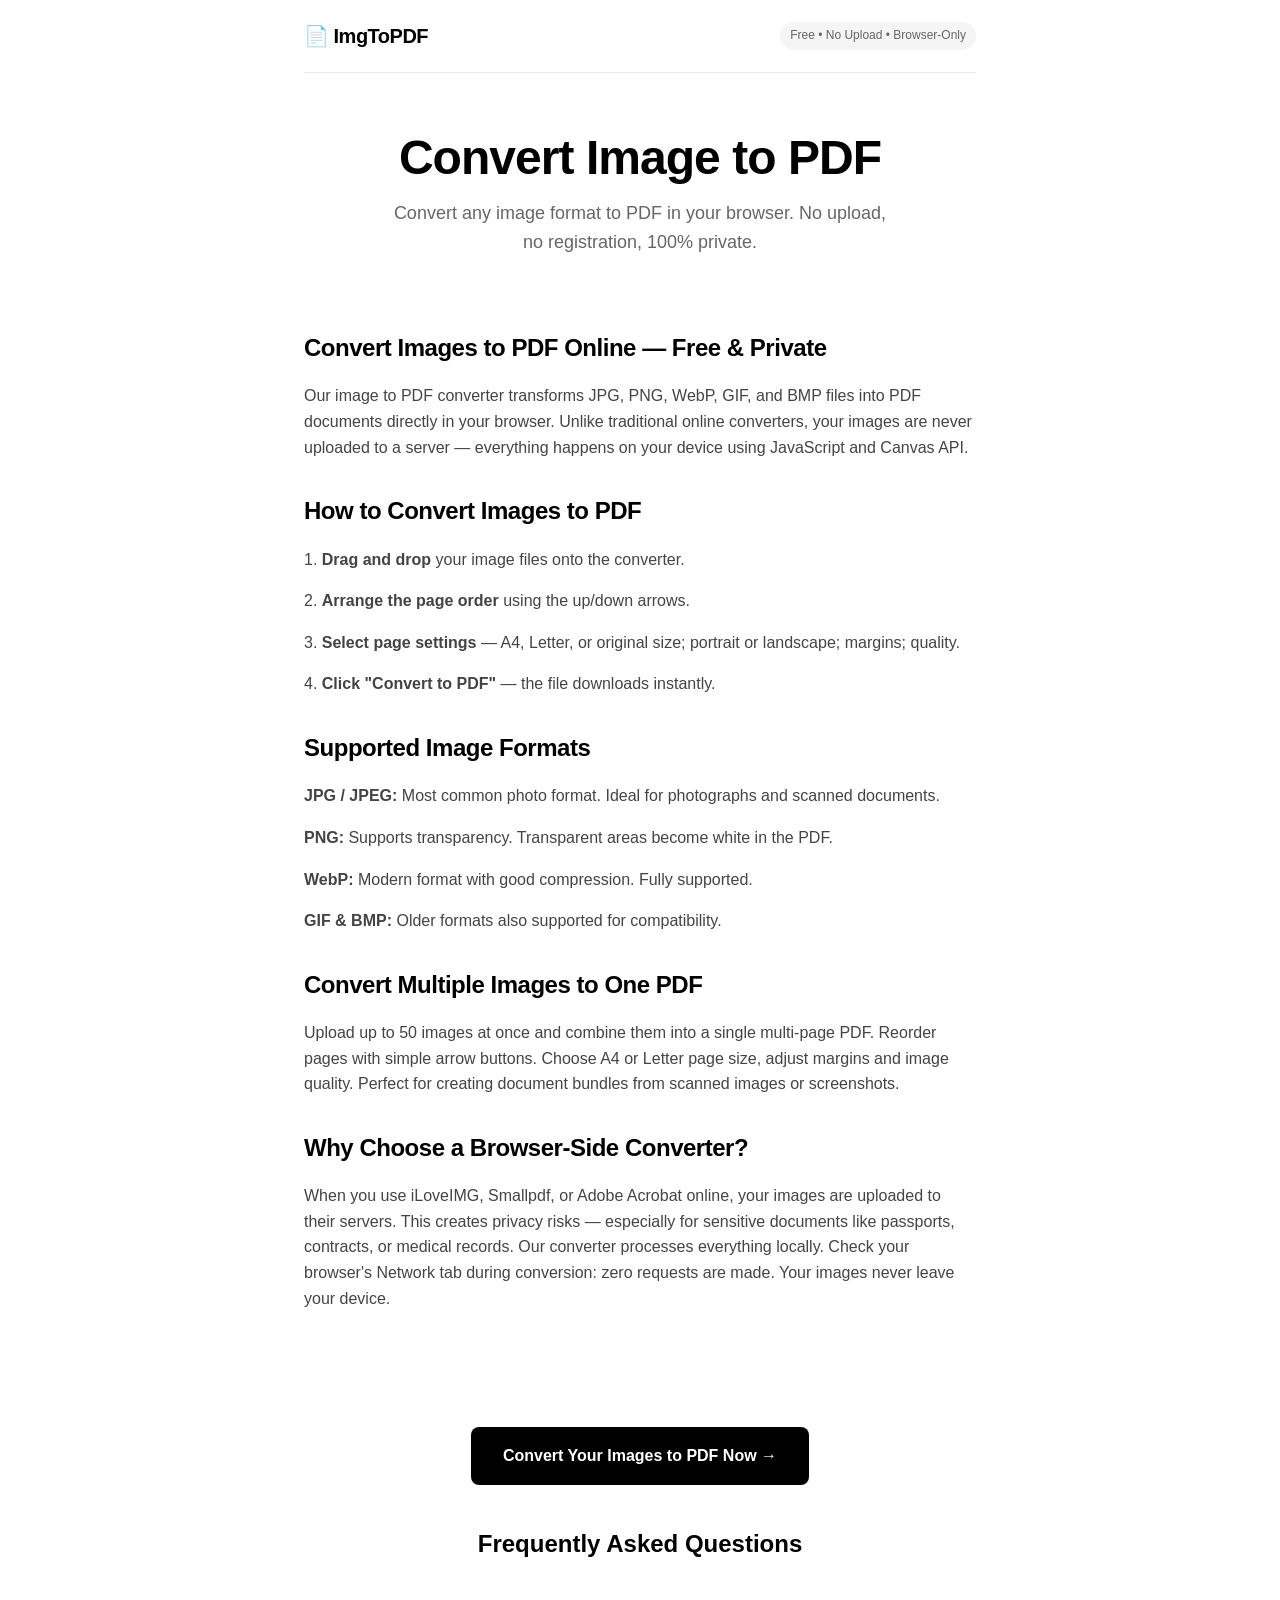
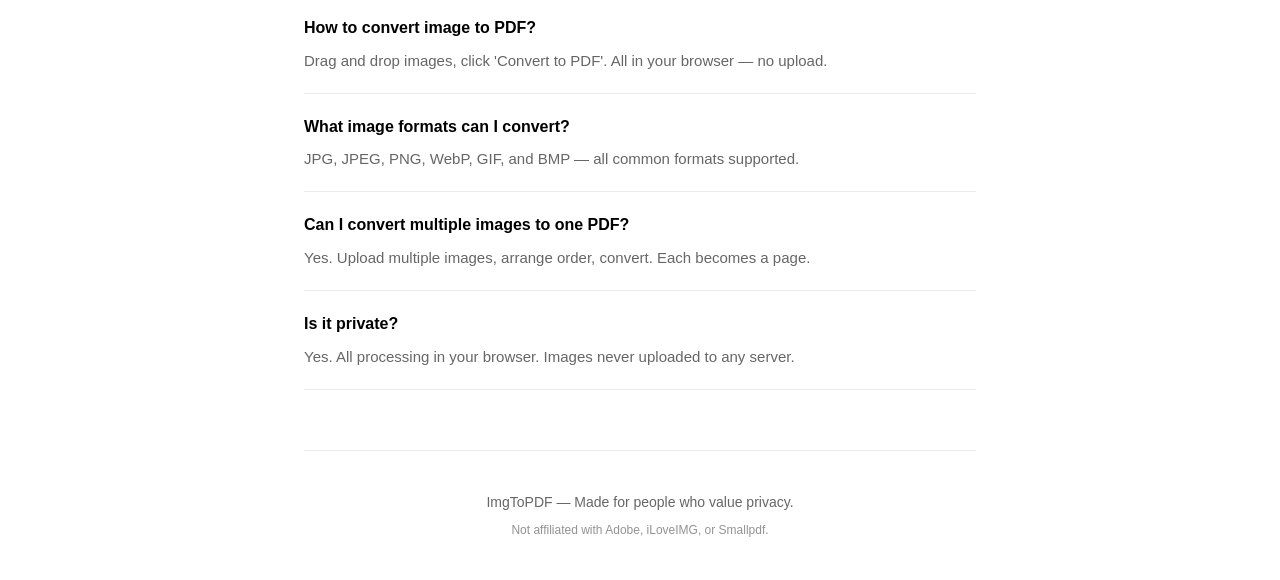
<file: convert-image-to-pdf.html>
<!DOCTYPE html>
<html lang="en">
<head>
    <meta charset="UTF-8">
    <meta name="viewport" content="width=device-width, initial-scale=1.0">
    <title>Convert Image to PDF — Free Online (No Upload, Browser-Side)</title>
    <meta name="description" content="Convert any image to PDF online for free. JPG, PNG, WebP to PDF. 100% browser-side — no upload, no registration. Batch convert multiple images into one PDF.">
    <link rel="icon" href="data:image/svg+xml,%3Csvg xmlns='http://www.w3.org/2000/svg' viewBox='0 0 100 100'%3E%3Ctext y='.9em' font-size='90'%3E📄%3C/text%3E%3C/svg%3E">
    <link rel="canonical" href="https://imgtopdf.app/convert-image-to-pdf">
    <meta property="og:title" content="Convert Image to PDF — Free Online (No Upload)">
    <meta property="og:description" content="Convert any image to PDF online. 100% browser-side, no upload, no registration.">
    <script type="application/ld+json">
    {
        "@context": "https://schema.org",
        "@type": "FAQPage",
        "mainEntity": [
            {
                "@type": "Question",
                "name": "How to convert image to PDF?",
                "acceptedAnswer": { "@type": "Answer", "text": "Drag and drop your image files onto the converter, then click 'Convert to PDF'. The PDF is generated entirely in your browser — no server upload required." }
            },
            {
                "@type": "Question",
                "name": "What image formats can I convert to PDF?",
                "acceptedAnswer": { "@type": "Answer", "text": "JPG, JPEG, PNG, WebP, GIF, and BMP. All common image formats are supported." }
            },
            {
                "@type": "Question",
                "name": "Can I convert multiple images to one PDF?",
                "acceptedAnswer": { "@type": "Answer", "text": "Yes. Upload multiple images, arrange the order, and convert. Each image becomes a separate page in the PDF." }
            },
            {
                "@type": "Question",
                "name": "Is the image to PDF converter private?",
                "acceptedAnswer": { "@type": "Answer", "text": "Yes. All processing happens in your browser. Your images are never uploaded to any server — complete privacy." }
            }
        ]
    }
    </script>
    <script type="application/ld+json">
    {
        "@context": "https://schema.org",
        "@type": "HowTo",
        "name": "Convert Image to PDF",
        "step": [
            { "@type": "HowToStep", "name": "Upload images", "text": "Drag and drop image files or click to browse." },
            { "@type": "HowToStep", "name": "Arrange order", "text": "Reorder images with up/down arrows." },
            { "@type": "HowToStep", "name": "Choose settings", "text": "Select page size, orientation, margin, and quality." },
            { "@type": "HowToStep", "name": "Convert and download", "text": "Click 'Convert to PDF' and download instantly." }
        ]
    }
    </script>
    <style>
        *{margin:0;padding:0;box-sizing:border-box}
        body{font-family:'Geist','Inter',-apple-system,BlinkMacSystemFont,sans-serif;background:#fff;color:#000;line-height:1.6;-webkit-font-smoothing:antialiased}
        .container{max-width:720px;margin:0 auto;padding:0 24px}
        .header{display:flex;align-items:center;justify-content:space-between;padding:20px 0;border-bottom:1px solid #eaeaea}
        .logo{font-size:20px;font-weight:600;letter-spacing:-0.5px}
        .badge{font-size:12px;color:#666;background:#f5f5f5;padding:4px 10px;border-radius:20px;font-weight:500}
        .hero{text-align:center;padding:60px 0 40px}
        .hero h1{font-size:clamp(2rem,5vw,3rem);font-weight:700;line-height:1.05;letter-spacing:-0.02em;margin-bottom:16px}
        .hero p{font-size:18px;color:#666;max-width:500px;margin:0 auto}
        .content{padding:0 0 60px}
        .content h2{font-size:24px;font-weight:700;letter-spacing:-0.02em;margin:32px 0 16px}
        .content p{font-size:16px;color:#444;margin-bottom:16px}
        .cta{text-align:center;padding:40px 0}
        .cta a{display:inline-block;padding:16px 32px;background:#000;color:#fff;text-decoration:none;border-radius:8px;font-size:16px;font-weight:600;transition:all 0.2s;-webkit-tap-highlight-color:transparent}
        .cta a:hover{transform:translateY(-1px);box-shadow:0 4px 16px rgba(0,0,0,0.12)}
        .cta a:active{transform:scale(0.97);transition:transform 0.1s ease-out}
        .faq{margin-bottom:60px}
        .faq h2{font-size:24px;font-weight:700;text-align:center;margin-bottom:32px}
        .faq-item{border-bottom:1px solid #eaeaea;padding:20px 0}
        .faq-item h3{font-size:16px;font-weight:600;margin-bottom:8px}
        .faq-item p{font-size:15px;color:#666}
        .footer{text-align:center;padding:40px 0;border-top:1px solid #eaeaea;color:#666;font-size:14px}
        @media(max-width:640px){.container{padding:0 16px}.hero h1{font-size:28px}.hero p{font-size:16px}}
    </style>
</head>
<body>
    <div class="container">
        <header class="header">
            <div class="logo">📄 ImgToPDF</div>
            <div class="badge">Free • No Upload • Browser-Only</div>
        </header>

        <section class="hero">
            <h1>Convert Image to PDF</h1>
            <p>Convert any image format to PDF in your browser. No upload, no registration, 100% private.</p>
        </section>

        <section class="content">
            <h2>Convert Images to PDF Online — Free & Private</h2>
            <p>Our image to PDF converter transforms JPG, PNG, WebP, GIF, and BMP files into PDF documents directly in your browser. Unlike traditional online converters, your images are never uploaded to a server — everything happens on your device using JavaScript and Canvas API.</p>

            <h2>How to Convert Images to PDF</h2>
            <p>1. <strong>Drag and drop</strong> your image files onto the converter.</p>
            <p>2. <strong>Arrange the page order</strong> using the up/down arrows.</p>
            <p>3. <strong>Select page settings</strong> — A4, Letter, or original size; portrait or landscape; margins; quality.</p>
            <p>4. <strong>Click "Convert to PDF"</strong> — the file downloads instantly.</p>

            <h2>Supported Image Formats</h2>
            <p><strong>JPG / JPEG:</strong> Most common photo format. Ideal for photographs and scanned documents.</p>
            <p><strong>PNG:</strong> Supports transparency. Transparent areas become white in the PDF.</p>
            <p><strong>WebP:</strong> Modern format with good compression. Fully supported.</p>
            <p><strong>GIF & BMP:</strong> Older formats also supported for compatibility.</p>

            <h2>Convert Multiple Images to One PDF</h2>
            <p>Upload up to 50 images at once and combine them into a single multi-page PDF. Reorder pages with simple arrow buttons. Choose A4 or Letter page size, adjust margins and image quality. Perfect for creating document bundles from scanned images or screenshots.</p>

            <h2>Why Choose a Browser-Side Converter?</h2>
            <p>When you use iLoveIMG, Smallpdf, or Adobe Acrobat online, your images are uploaded to their servers. This creates privacy risks — especially for sensitive documents like passports, contracts, or medical records. Our converter processes everything locally. Check your browser's Network tab during conversion: zero requests are made. Your images never leave your device.</p>
        </section>

        <div class="cta">
            <a href="https://imgtopdf.app/">Convert Your Images to PDF Now →</a>
        </div>

        <section class="faq">
            <h2>Frequently Asked Questions</h2>
            <div class="faq-item">
                <h3>How to convert image to PDF?</h3>
                <p>Drag and drop images, click 'Convert to PDF'. All in your browser — no upload.</p>
            </div>
            <div class="faq-item">
                <h3>What image formats can I convert?</h3>
                <p>JPG, JPEG, PNG, WebP, GIF, and BMP — all common formats supported.</p>
            </div>
            <div class="faq-item">
                <h3>Can I convert multiple images to one PDF?</h3>
                <p>Yes. Upload multiple images, arrange order, convert. Each becomes a page.</p>
            </div>
            <div class="faq-item">
                <h3>Is it private?</h3>
                <p>Yes. All processing in your browser. Images never uploaded to any server.</p>
            </div>
        </section>

        <footer class="footer">
            <p>ImgToPDF — Made for people who value privacy.</p>
            <p style="font-size:12px;margin-top:8px;opacity:0.7">Not affiliated with Adobe, iLoveIMG, or Smallpdf.</p>
        </footer>
    </div>
</body>
</html>
</file>
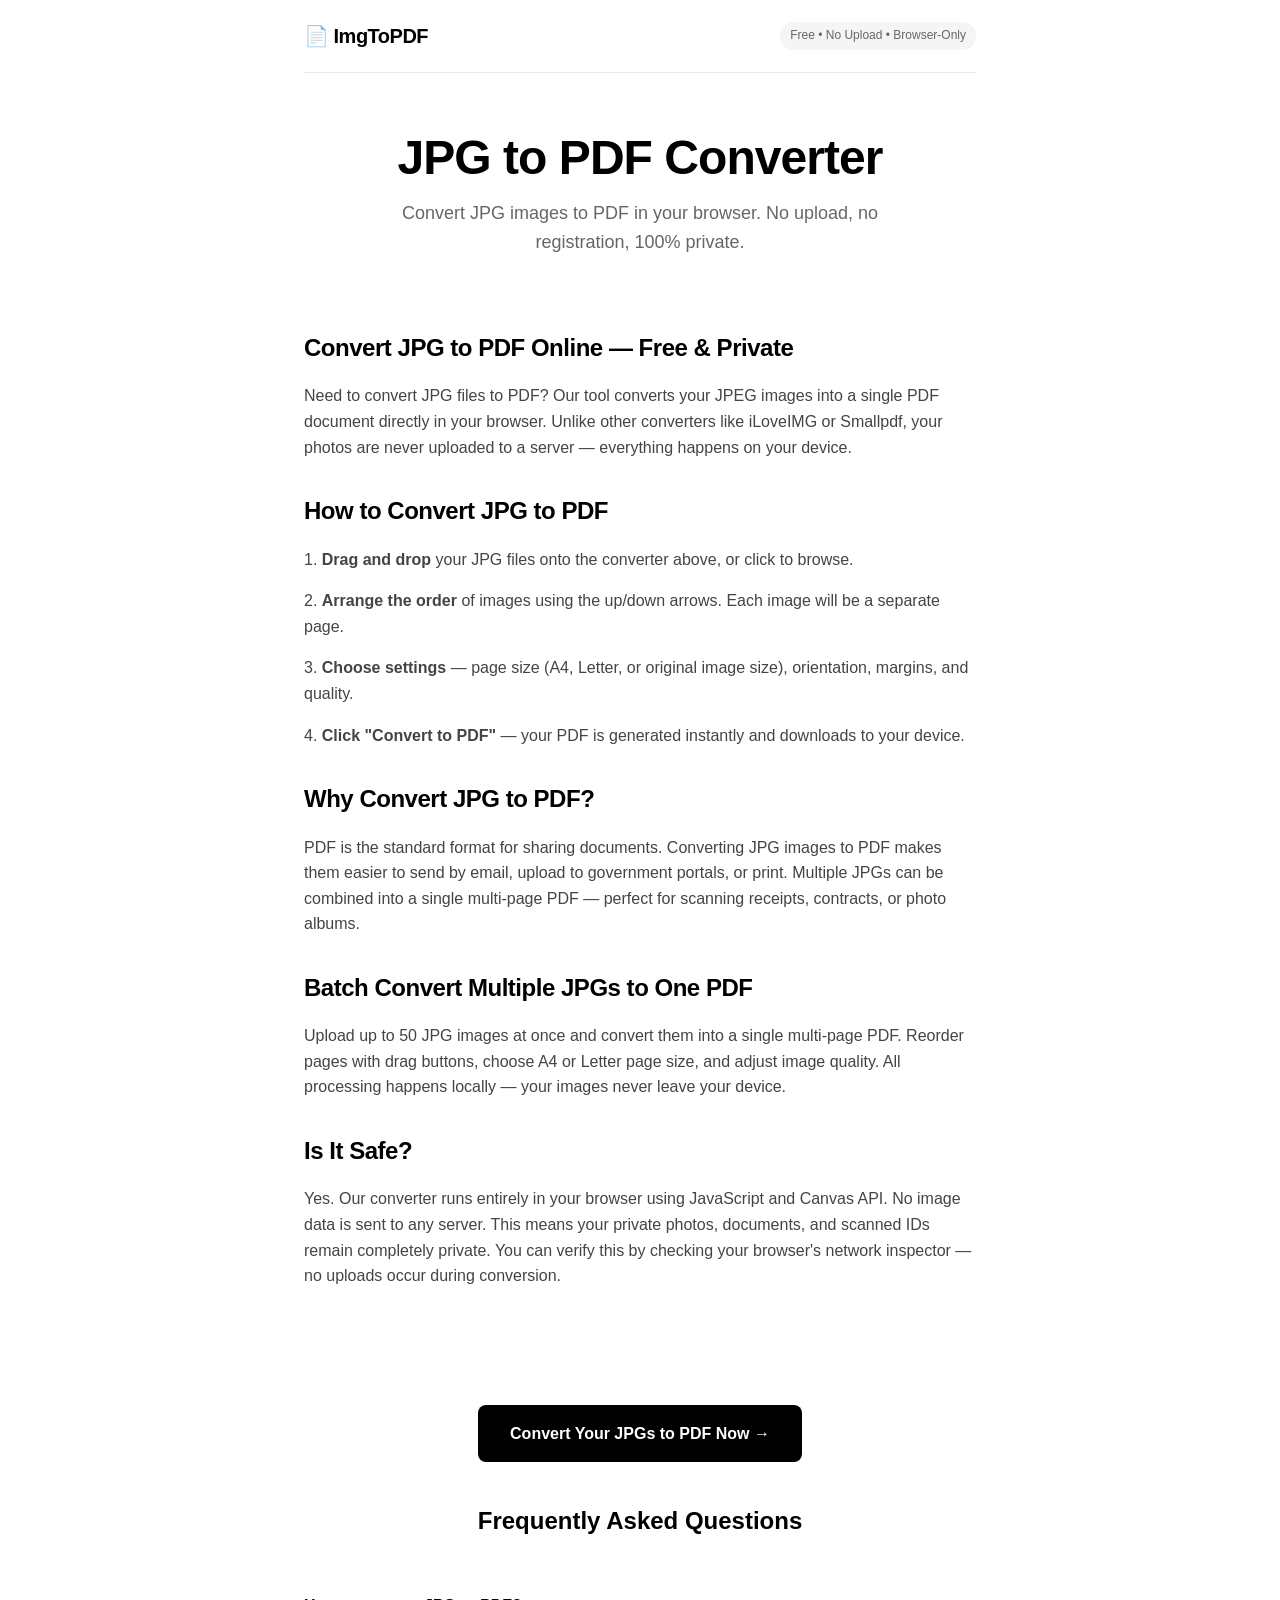
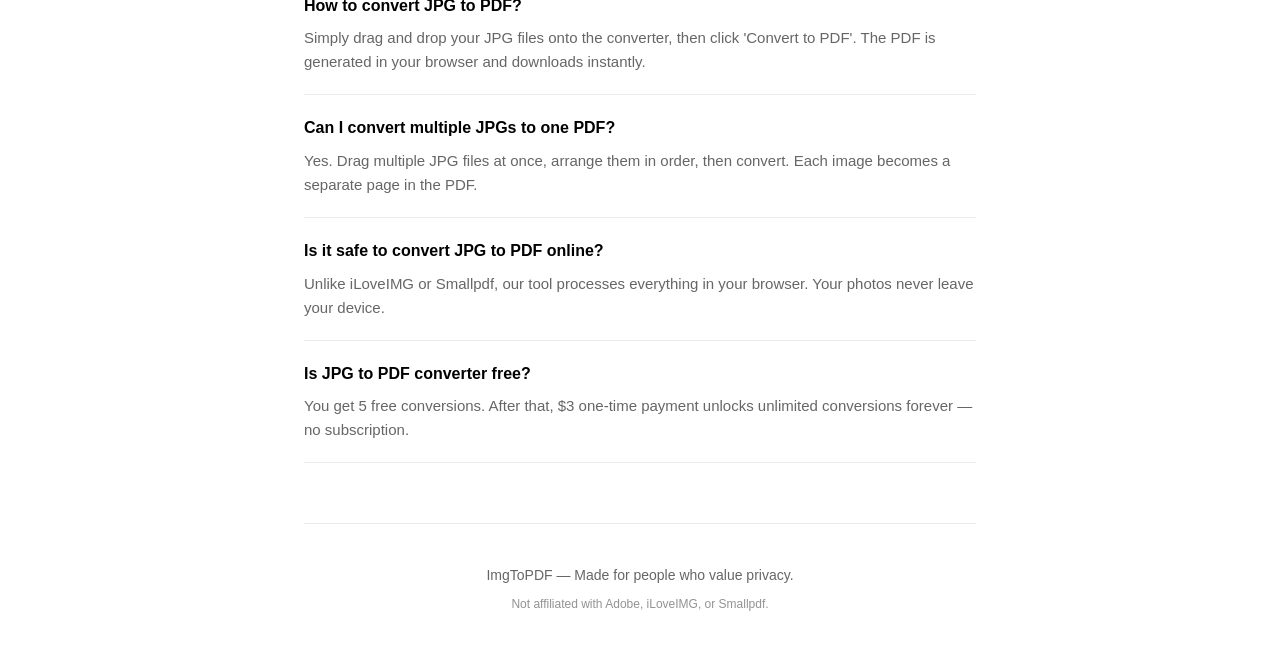
<file: jpg-to-pdf.html>
<!DOCTYPE html>
<html lang="en">
<head>
    <meta charset="UTF-8">
    <meta name="viewport" content="width=device-width, initial-scale=1.0">
    <title>JPG to PDF — Convert JPG to PDF Online Free (No Upload)</title>
    <meta name="description" content="Convert JPG to PDF online for free. 100% browser-side — your photos never leave your device. Batch convert multiple JPGs into one PDF. No registration, no watermark.">
    <link rel="icon" href="data:image/svg+xml,%3Csvg xmlns='http://www.w3.org/2000/svg' viewBox='0 0 100 100'%3E%3Ctext y='.9em' font-size='90'%3E📄%3C/text%3E%3C/svg%3E">
    <link rel="canonical" href="https://imgtopdf.app/jpg-to-pdf">
    <meta property="og:title" content="JPG to PDF — Convert JPG to PDF Online Free">
    <meta property="og:description" content="Convert JPG to PDF online. 100% browser-side, no upload, no registration.">
    <script type="application/ld+json">
    {
        "@context": "https://schema.org",
        "@type": "FAQPage",
        "mainEntity": [
            {
                "@type": "Question",
                "name": "How to convert JPG to PDF?",
                "acceptedAnswer": { "@type": "Answer", "text": "Simply drag and drop your JPG files onto the converter, then click 'Convert to PDF'. The PDF is generated in your browser and downloads instantly. No upload to any server." }
            },
            {
                "@type": "Question",
                "name": "Can I convert multiple JPGs to one PDF?",
                "acceptedAnswer": { "@type": "Answer", "text": "Yes. Drag multiple JPG files at once, arrange them in the desired order using the up/down arrows, then convert. Each image becomes a separate page in the PDF." }
            },
            {
                "@type": "Question",
                "name": "Is it safe to convert JPG to PDF online?",
                "acceptedAnswer": { "@type": "Answer", "text": "Unlike iLoveIMG or Smallpdf, our tool processes everything in your browser. Your photos never leave your device — no upload, no server processing, no data collection." }
            },
            {
                "@type": "Question",
                "name": "Is JPG to PDF converter free?",
                "acceptedAnswer": { "@type": "Answer", "text": "Yes, you get 5 free conversions. After that, a one-time $3 payment unlocks unlimited conversions forever — no subscription, no recurring charges." }
            }
        ]
    }
    </script>
    <script type="application/ld+json">
    {
        "@context": "https://schema.org",
        "@type": "HowTo",
        "name": "Convert JPG to PDF",
        "step": [
            { "@type": "HowToStep", "name": "Upload JPG files", "text": "Drag and drop your JPG files onto the converter, or click to select them from your device." },
            { "@type": "HowToStep", "name": "Arrange order", "text": "Use the up and down arrows to reorder images. Each image will become a page in the PDF." },
            { "@type": "HowToStep", "name": "Choose settings", "text": "Select page size (A4, Letter, or Original), orientation, margin, and image quality." },
            { "@type": "HowToStep", "name": "Convert and download", "text": "Click 'Convert to PDF'. The file is generated in your browser and downloads instantly." }
        ]
    }
    </script>
    <style>
        *{margin:0;padding:0;box-sizing:border-box}
        body{font-family:'Geist','Inter',-apple-system,BlinkMacSystemFont,sans-serif;background:#fff;color:#000;line-height:1.6;-webkit-font-smoothing:antialiased}
        .container{max-width:720px;margin:0 auto;padding:0 24px}
        .header{display:flex;align-items:center;justify-content:space-between;padding:20px 0;border-bottom:1px solid #eaeaea}
        .logo{font-size:20px;font-weight:600;letter-spacing:-0.5px}
        .badge{font-size:12px;color:#666;background:#f5f5f5;padding:4px 10px;border-radius:20px;font-weight:500}
        .hero{text-align:center;padding:60px 0 40px}
        .hero h1{font-size:clamp(2rem,5vw,3rem);font-weight:700;line-height:1.05;letter-spacing:-0.02em;margin-bottom:16px}
        .hero p{font-size:18px;color:#666;max-width:500px;margin:0 auto}
        .content{padding:0 0 60px}
        .content h2{font-size:24px;font-weight:700;letter-spacing:-0.02em;margin:32px 0 16px}
        .content p{font-size:16px;color:#444;margin-bottom:16px}
        .cta{text-align:center;padding:40px 0}
        .cta a{display:inline-block;padding:16px 32px;background:#000;color:#fff;text-decoration:none;border-radius:8px;font-size:16px;font-weight:600;transition:all 0.2s;-webkit-tap-highlight-color:transparent}
        .cta a:hover{transform:translateY(-1px);box-shadow:0 4px 16px rgba(0,0,0,0.12)}
        .cta a:active{transform:scale(0.97);transition:transform 0.1s ease-out}
        .faq{margin-bottom:60px}
        .faq h2{font-size:24px;font-weight:700;text-align:center;margin-bottom:32px}
        .faq-item{border-bottom:1px solid #eaeaea;padding:20px 0}
        .faq-item h3{font-size:16px;font-weight:600;margin-bottom:8px}
        .faq-item p{font-size:15px;color:#666}
        .footer{text-align:center;padding:40px 0;border-top:1px solid #eaeaea;color:#666;font-size:14px}
        @media(max-width:640px){.container{padding:0 16px}.hero h1{font-size:28px}.hero p{font-size:16px}}
    </style>
</head>
<body>
    <div class="container">
        <header class="header">
            <div class="logo">📄 ImgToPDF</div>
            <div class="badge">Free • No Upload • Browser-Only</div>
        </header>

        <section class="hero">
            <h1>JPG to PDF Converter</h1>
            <p>Convert JPG images to PDF in your browser. No upload, no registration, 100% private.</p>
        </section>

        <section class="content">
            <h2>Convert JPG to PDF Online — Free & Private</h2>
            <p>Need to convert JPG files to PDF? Our tool converts your JPEG images into a single PDF document directly in your browser. Unlike other converters like iLoveIMG or Smallpdf, your photos are never uploaded to a server — everything happens on your device.</p>

            <h2>How to Convert JPG to PDF</h2>
            <p>1. <strong>Drag and drop</strong> your JPG files onto the converter above, or click to browse.</p>
            <p>2. <strong>Arrange the order</strong> of images using the up/down arrows. Each image will be a separate page.</p>
            <p>3. <strong>Choose settings</strong> — page size (A4, Letter, or original image size), orientation, margins, and quality.</p>
            <p>4. <strong>Click "Convert to PDF"</strong> — your PDF is generated instantly and downloads to your device.</p>

            <h2>Why Convert JPG to PDF?</h2>
            <p>PDF is the standard format for sharing documents. Converting JPG images to PDF makes them easier to send by email, upload to government portals, or print. Multiple JPGs can be combined into a single multi-page PDF — perfect for scanning receipts, contracts, or photo albums.</p>

            <h2>Batch Convert Multiple JPGs to One PDF</h2>
            <p>Upload up to 50 JPG images at once and convert them into a single multi-page PDF. Reorder pages with drag buttons, choose A4 or Letter page size, and adjust image quality. All processing happens locally — your images never leave your device.</p>

            <h2>Is It Safe?</h2>
            <p>Yes. Our converter runs entirely in your browser using JavaScript and Canvas API. No image data is sent to any server. This means your private photos, documents, and scanned IDs remain completely private. You can verify this by checking your browser's network inspector — no uploads occur during conversion.</p>
        </section>

        <div class="cta">
            <a href="https://imgtopdf.app/">Convert Your JPGs to PDF Now →</a>
        </div>

        <section class="faq">
            <h2>Frequently Asked Questions</h2>
            <div class="faq-item">
                <h3>How to convert JPG to PDF?</h3>
                <p>Simply drag and drop your JPG files onto the converter, then click 'Convert to PDF'. The PDF is generated in your browser and downloads instantly.</p>
            </div>
            <div class="faq-item">
                <h3>Can I convert multiple JPGs to one PDF?</h3>
                <p>Yes. Drag multiple JPG files at once, arrange them in order, then convert. Each image becomes a separate page in the PDF.</p>
            </div>
            <div class="faq-item">
                <h3>Is it safe to convert JPG to PDF online?</h3>
                <p>Unlike iLoveIMG or Smallpdf, our tool processes everything in your browser. Your photos never leave your device.</p>
            </div>
            <div class="faq-item">
                <h3>Is JPG to PDF converter free?</h3>
                <p>You get 5 free conversions. After that, $3 one-time payment unlocks unlimited conversions forever — no subscription.</p>
            </div>
        </section>

        <footer class="footer">
            <p>ImgToPDF — Made for people who value privacy.</p>
            <p style="font-size:12px;margin-top:8px;opacity:0.7">Not affiliated with Adobe, iLoveIMG, or Smallpdf.</p>
        </footer>
    </div>
</body>
</html>
</file>
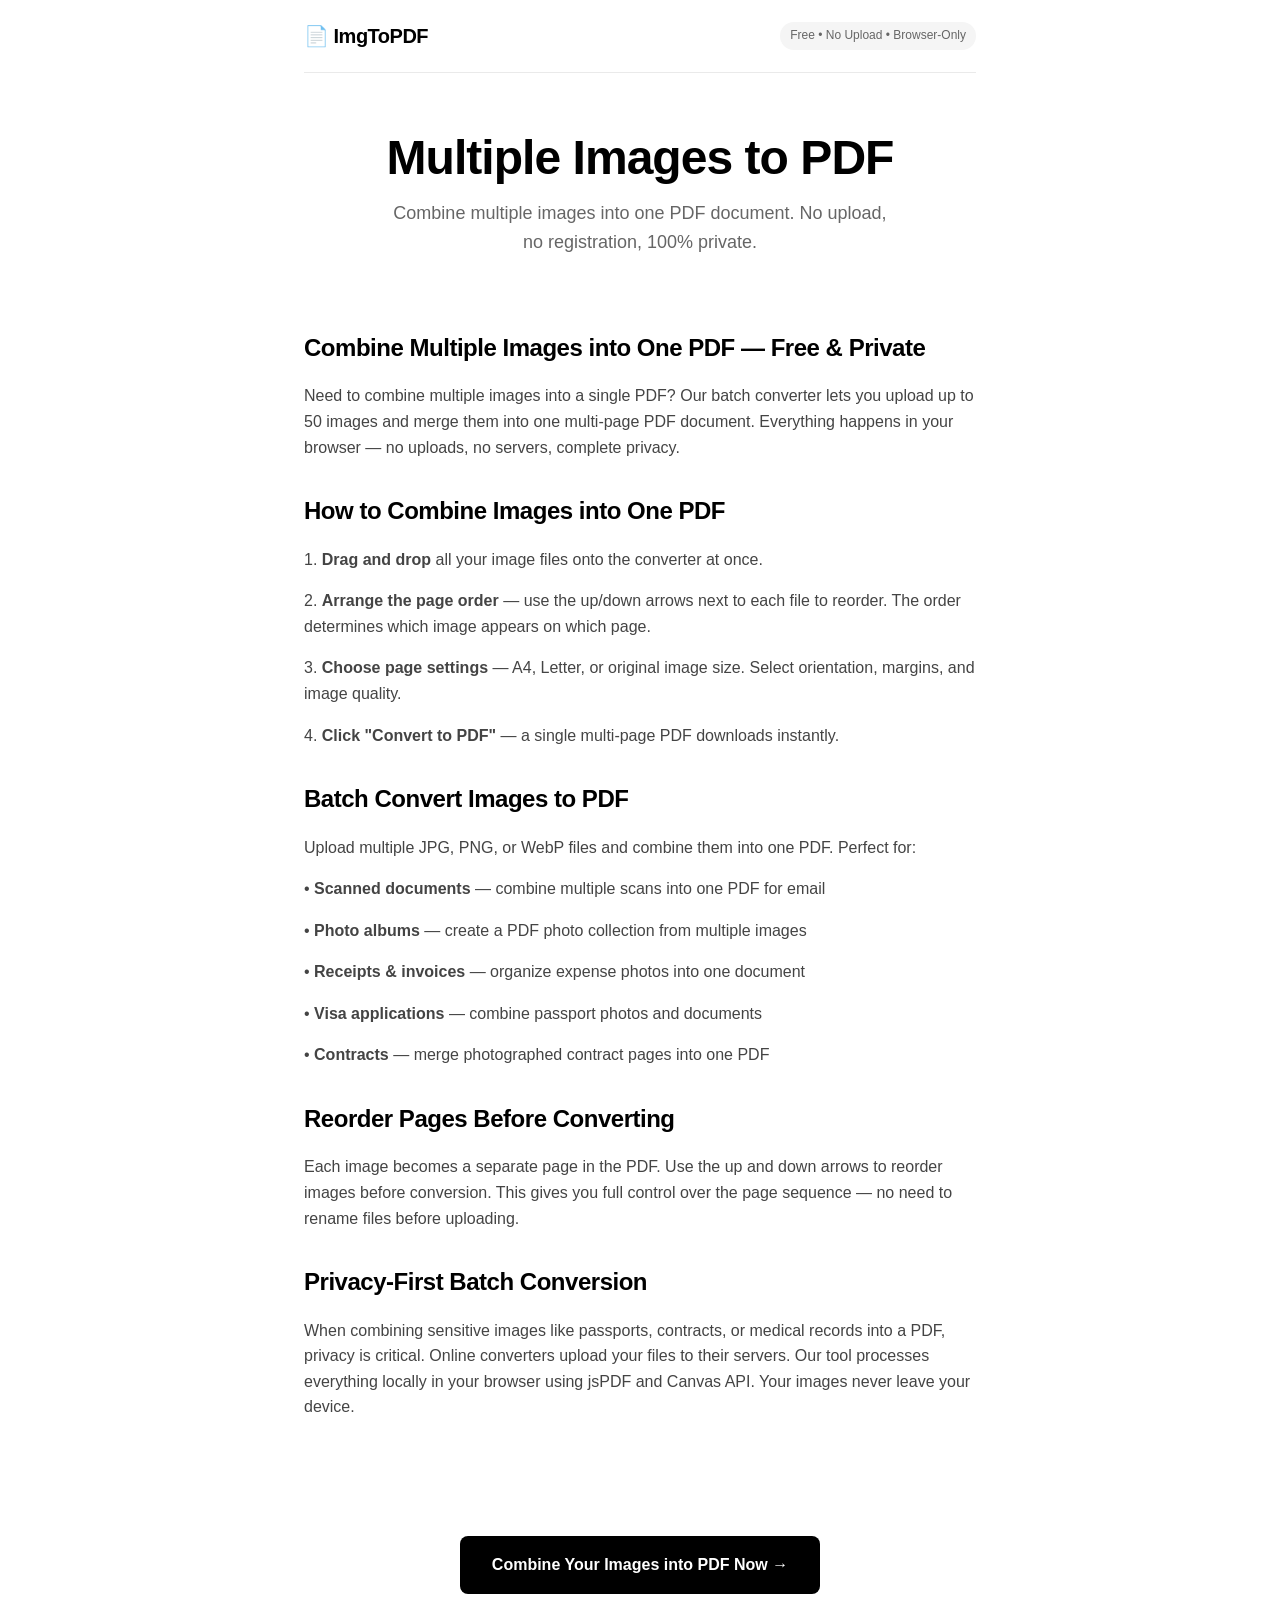
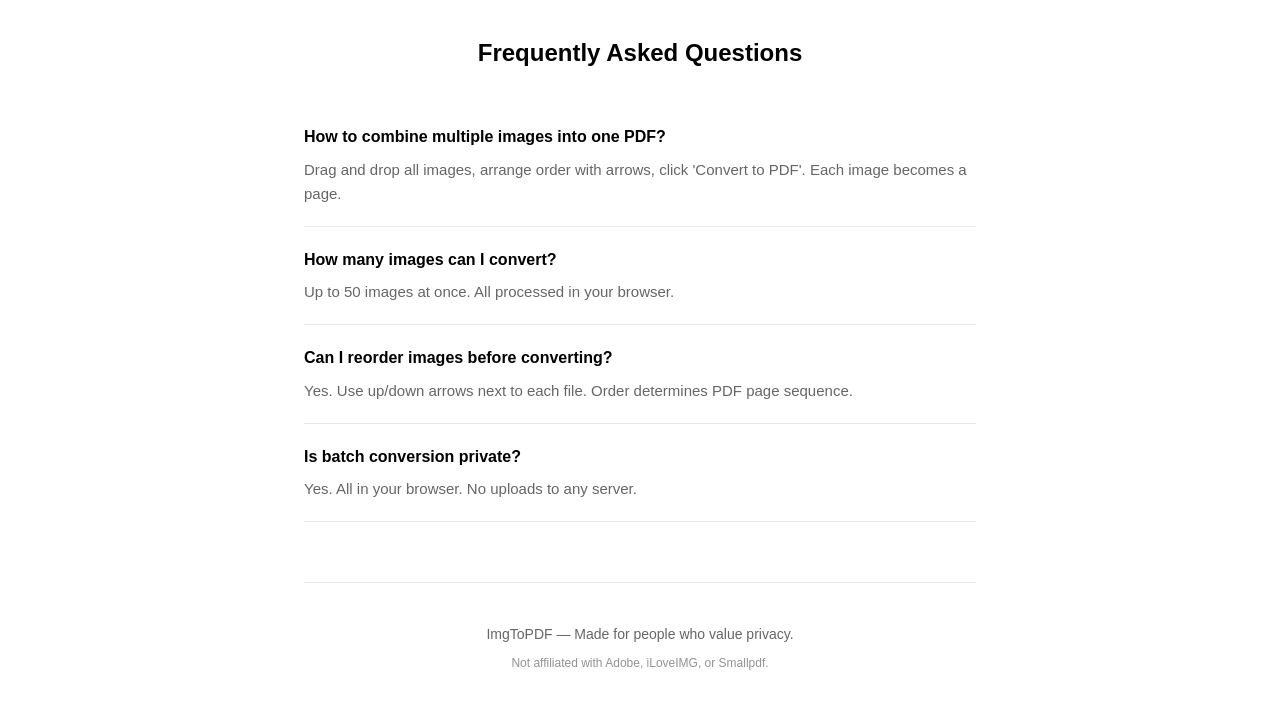
<file: multiple-images-to-pdf.html>
<!DOCTYPE html>
<html lang="en">
<head>
    <meta charset="UTF-8">
    <meta name="viewport" content="width=device-width, initial-scale=1.0">
    <title>Multiple Images to PDF — Combine Images into One PDF (No Upload)</title>
    <meta name="description" content="Convert multiple images into one PDF online for free. Batch convert JPG, PNG, WebP to a single multi-page PDF. 100% browser-side — no upload, no registration.">
    <link rel="icon" href="data:image/svg+xml,%3Csvg xmlns='http://www.w3.org/2000/svg' viewBox='0 0 100 100'%3E%3Ctext y='.9em' font-size='90'%3E📄%3C/text%3E%3C/svg%3E">
    <link rel="canonical" href="https://imgtopdf.app/multiple-images-to-pdf">
    <meta property="og:title" content="Multiple Images to PDF — Combine Images into One PDF">
    <meta property="og:description" content="Convert multiple images into one PDF. Batch convert, 100% browser-side, no upload.">
    <script type="application/ld+json">
    {
        "@context": "https://schema.org",
        "@type": "FAQPage",
        "mainEntity": [
            {
                "@type": "Question",
                "name": "How to combine multiple images into one PDF?",
                "acceptedAnswer": { "@type": "Answer", "text": "Drag and drop all your images onto the converter, arrange them in the desired order using up/down arrows, then click 'Convert to PDF'. Each image becomes a separate page in a single PDF file." }
            },
            {
                "@type": "Question",
                "name": "How many images can I convert to one PDF?",
                "acceptedAnswer": { "@type": "Answer", "text": "You can convert up to 50 images at once into a single multi-page PDF. All processing happens in your browser." }
            },
            {
                "@type": "Question",
                "name": "Can I reorder images before converting to PDF?",
                "acceptedAnswer": { "@type": "Answer", "text": "Yes. Use the up and down arrows next to each file to reorder images. The order determines the page sequence in the PDF." }
            },
            {
                "@type": "Question",
                "name": "Is batch image to PDF conversion private?",
                "acceptedAnswer": { "@type": "Answer", "text": "Yes. All images are processed in your browser. No images are uploaded to any server — your files never leave your device." }
            }
        ]
    }
    </script>
    <script type="application/ld+json">
    {
        "@context": "https://schema.org",
        "@type": "HowTo",
        "name": "Combine Multiple Images into One PDF",
        "step": [
            { "@type": "HowToStep", "name": "Upload images", "text": "Drag and drop multiple image files or click to select them." },
            { "@type": "HowToStep", "name": "Arrange page order", "text": "Use up/down arrows to reorder images. Order determines PDF page sequence." },
            { "@type": "HowToStep", "name": "Choose page settings", "text": "Select page size (A4, Letter, Original), orientation, margin, and quality." },
            { "@type": "HowToStep", "name": "Convert and download", "text": "Click 'Convert to PDF'. One multi-page PDF downloads instantly." }
        ]
    }
    </script>
    <style>
        *{margin:0;padding:0;box-sizing:border-box}
        body{font-family:'Geist','Inter',-apple-system,BlinkMacSystemFont,sans-serif;background:#fff;color:#000;line-height:1.6;-webkit-font-smoothing:antialiased}
        .container{max-width:720px;margin:0 auto;padding:0 24px}
        .header{display:flex;align-items:center;justify-content:space-between;padding:20px 0;border-bottom:1px solid #eaeaea}
        .logo{font-size:20px;font-weight:600;letter-spacing:-0.5px}
        .badge{font-size:12px;color:#666;background:#f5f5f5;padding:4px 10px;border-radius:20px;font-weight:500}
        .hero{text-align:center;padding:60px 0 40px}
        .hero h1{font-size:clamp(2rem,5vw,3rem);font-weight:700;line-height:1.05;letter-spacing:-0.02em;margin-bottom:16px}
        .hero p{font-size:18px;color:#666;max-width:500px;margin:0 auto}
        .content{padding:0 0 60px}
        .content h2{font-size:24px;font-weight:700;letter-spacing:-0.02em;margin:32px 0 16px}
        .content p{font-size:16px;color:#444;margin-bottom:16px}
        .cta{text-align:center;padding:40px 0}
        .cta a{display:inline-block;padding:16px 32px;background:#000;color:#fff;text-decoration:none;border-radius:8px;font-size:16px;font-weight:600;transition:all 0.2s;-webkit-tap-highlight-color:transparent}
        .cta a:hover{transform:translateY(-1px);box-shadow:0 4px 16px rgba(0,0,0,0.12)}
        .cta a:active{transform:scale(0.97);transition:transform 0.1s ease-out}
        .faq{margin-bottom:60px}
        .faq h2{font-size:24px;font-weight:700;text-align:center;margin-bottom:32px}
        .faq-item{border-bottom:1px solid #eaeaea;padding:20px 0}
        .faq-item h3{font-size:16px;font-weight:600;margin-bottom:8px}
        .faq-item p{font-size:15px;color:#666}
        .footer{text-align:center;padding:40px 0;border-top:1px solid #eaeaea;color:#666;font-size:14px}
        @media(max-width:640px){.container{padding:0 16px}.hero h1{font-size:28px}.hero p{font-size:16px}}
    </style>
</head>
<body>
    <div class="container">
        <header class="header">
            <div class="logo">📄 ImgToPDF</div>
            <div class="badge">Free • No Upload • Browser-Only</div>
        </header>

        <section class="hero">
            <h1>Multiple Images to PDF</h1>
            <p>Combine multiple images into one PDF document. No upload, no registration, 100% private.</p>
        </section>

        <section class="content">
            <h2>Combine Multiple Images into One PDF — Free & Private</h2>
            <p>Need to combine multiple images into a single PDF? Our batch converter lets you upload up to 50 images and merge them into one multi-page PDF document. Everything happens in your browser — no uploads, no servers, complete privacy.</p>

            <h2>How to Combine Images into One PDF</h2>
            <p>1. <strong>Drag and drop</strong> all your image files onto the converter at once.</p>
            <p>2. <strong>Arrange the page order</strong> — use the up/down arrows next to each file to reorder. The order determines which image appears on which page.</p>
            <p>3. <strong>Choose page settings</strong> — A4, Letter, or original image size. Select orientation, margins, and image quality.</p>
            <p>4. <strong>Click "Convert to PDF"</strong> — a single multi-page PDF downloads instantly.</p>

            <h2>Batch Convert Images to PDF</h2>
            <p>Upload multiple JPG, PNG, or WebP files and combine them into one PDF. Perfect for:</p>
            <p>• <strong>Scanned documents</strong> — combine multiple scans into one PDF for email</p>
            <p>• <strong>Photo albums</strong> — create a PDF photo collection from multiple images</p>
            <p>• <strong>Receipts & invoices</strong> — organize expense photos into one document</p>
            <p>• <strong>Visa applications</strong> — combine passport photos and documents</p>
            <p>• <strong>Contracts</strong> — merge photographed contract pages into one PDF</p>

            <h2>Reorder Pages Before Converting</h2>
            <p>Each image becomes a separate page in the PDF. Use the up and down arrows to reorder images before conversion. This gives you full control over the page sequence — no need to rename files before uploading.</p>

            <h2>Privacy-First Batch Conversion</h2>
            <p>When combining sensitive images like passports, contracts, or medical records into a PDF, privacy is critical. Online converters upload your files to their servers. Our tool processes everything locally in your browser using jsPDF and Canvas API. Your images never leave your device.</p>
        </section>

        <div class="cta">
            <a href="https://imgtopdf.app/">Combine Your Images into PDF Now →</a>
        </div>

        <section class="faq">
            <h2>Frequently Asked Questions</h2>
            <div class="faq-item">
                <h3>How to combine multiple images into one PDF?</h3>
                <p>Drag and drop all images, arrange order with arrows, click 'Convert to PDF'. Each image becomes a page.</p>
            </div>
            <div class="faq-item">
                <h3>How many images can I convert?</h3>
                <p>Up to 50 images at once. All processed in your browser.</p>
            </div>
            <div class="faq-item">
                <h3>Can I reorder images before converting?</h3>
                <p>Yes. Use up/down arrows next to each file. Order determines PDF page sequence.</p>
            </div>
            <div class="faq-item">
                <h3>Is batch conversion private?</h3>
                <p>Yes. All in your browser. No uploads to any server.</p>
            </div>
        </section>

        <footer class="footer">
            <p>ImgToPDF — Made for people who value privacy.</p>
            <p style="font-size:12px;margin-top:8px;opacity:0.7">Not affiliated with Adobe, iLoveIMG, or Smallpdf.</p>
        </footer>
    </div>
</body>
</html>
</file>
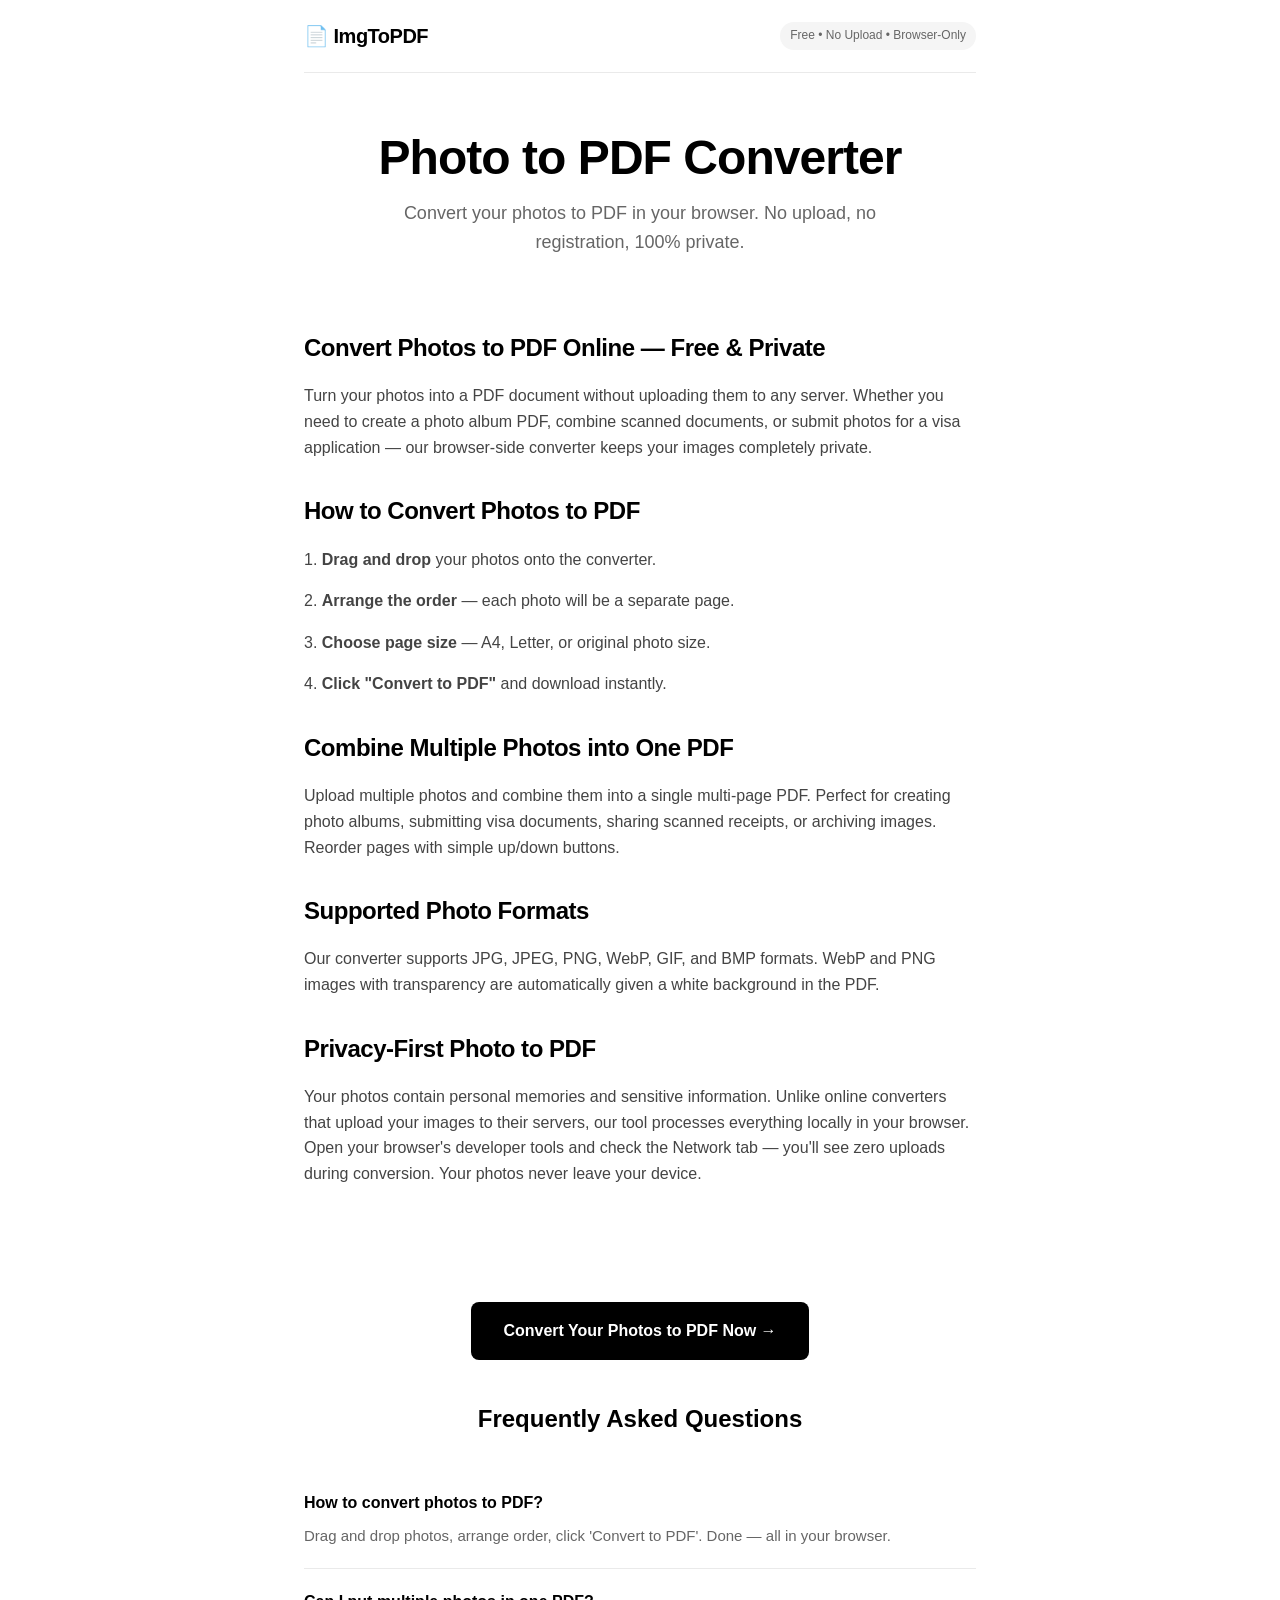
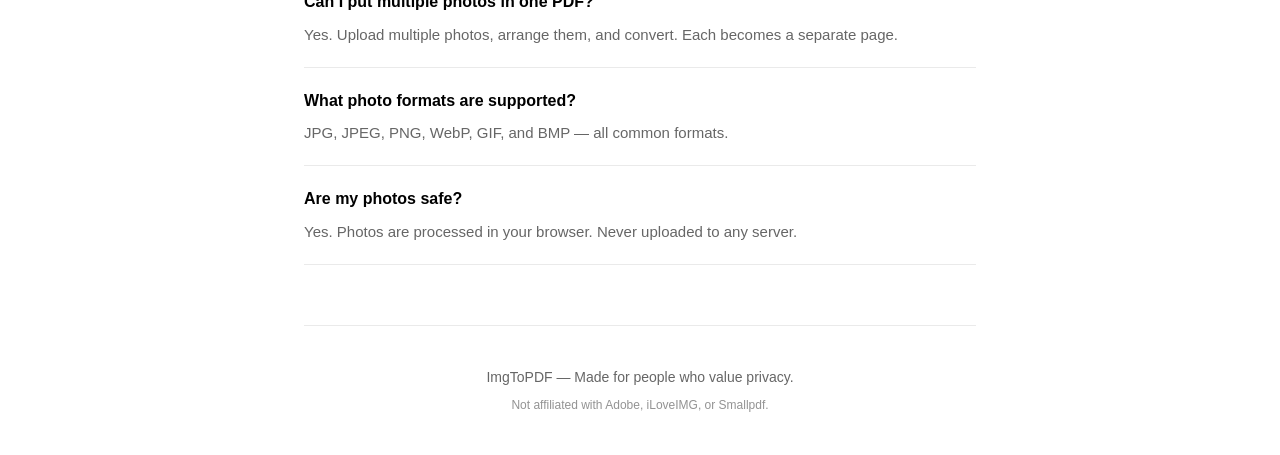
<file: photo-to-pdf.html>
<!DOCTYPE html>
<html lang="en">
<head>
    <meta charset="UTF-8">
    <meta name="viewport" content="width=device-width, initial-scale=1.0">
    <title>Photo to PDF — Convert Photos to PDF Online Free (No Upload)</title>
    <meta name="description" content="Convert photos to PDF online for free. 100% browser-side — your photos never leave your device. Turn multiple photos into one PDF document. No registration required.">
    <link rel="icon" href="data:image/svg+xml,%3Csvg xmlns='http://www.w3.org/2000/svg' viewBox='0 0 100 100'%3E%3Ctext y='.9em' font-size='90'%3E📄%3C/text%3E%3C/svg%3E">
    <link rel="canonical" href="https://imgtopdf.app/photo-to-pdf">
    <meta property="og:title" content="Photo to PDF — Convert Photos to PDF Online Free">
    <meta property="og:description" content="Convert photos to PDF online. 100% browser-side, no upload, no registration.">
    <script type="application/ld+json">
    {
        "@context": "https://schema.org",
        "@type": "FAQPage",
        "mainEntity": [
            {
                "@type": "Question",
                "name": "How to convert photos to PDF?",
                "acceptedAnswer": { "@type": "Answer", "text": "Drag and drop your photos onto the converter, arrange them in order, then click 'Convert to PDF'. The PDF downloads instantly — all processing happens in your browser." }
            },
            {
                "@type": "Question",
                "name": "Can I put multiple photos in one PDF?",
                "acceptedAnswer": { "@type": "Answer", "text": "Yes. Upload multiple photos, arrange the order with up/down arrows, and convert. Each photo becomes a separate page in the PDF document." }
            },
            {
                "@type": "Question",
                "name": "What photo formats are supported?",
                "acceptedAnswer": { "@type": "Answer", "text": "JPG, JPEG, PNG, WebP, GIF, and BMP. All common photo formats are supported for conversion to PDF." }
            },
            {
                "@type": "Question",
                "name": "Are my photos safe?",
                "acceptedAnswer": { "@type": "Answer", "text": "Yes. Your photos are processed entirely in your browser. They are never uploaded to any server — complete privacy guaranteed." }
            }
        ]
    }
    </script>
    <script type="application/ld+json">
    {
        "@context": "https://schema.org",
        "@type": "HowTo",
        "name": "Convert Photos to PDF",
        "step": [
            { "@type": "HowToStep", "name": "Upload photos", "text": "Drag and drop your photos or click to select them." },
            { "@type": "HowToStep", "name": "Arrange order", "text": "Reorder photos using up/down arrows." },
            { "@type": "HowToStep", "name": "Choose settings", "text": "Select page size, orientation, and quality." },
            { "@type": "HowToStep", "name": "Convert and download", "text": "Click 'Convert to PDF' and download instantly." }
        ]
    }
    </script>
    <style>
        *{margin:0;padding:0;box-sizing:border-box}
        body{font-family:'Geist','Inter',-apple-system,BlinkMacSystemFont,sans-serif;background:#fff;color:#000;line-height:1.6;-webkit-font-smoothing:antialiased}
        .container{max-width:720px;margin:0 auto;padding:0 24px}
        .header{display:flex;align-items:center;justify-content:space-between;padding:20px 0;border-bottom:1px solid #eaeaea}
        .logo{font-size:20px;font-weight:600;letter-spacing:-0.5px}
        .badge{font-size:12px;color:#666;background:#f5f5f5;padding:4px 10px;border-radius:20px;font-weight:500}
        .hero{text-align:center;padding:60px 0 40px}
        .hero h1{font-size:clamp(2rem,5vw,3rem);font-weight:700;line-height:1.05;letter-spacing:-0.02em;margin-bottom:16px}
        .hero p{font-size:18px;color:#666;max-width:500px;margin:0 auto}
        .content{padding:0 0 60px}
        .content h2{font-size:24px;font-weight:700;letter-spacing:-0.02em;margin:32px 0 16px}
        .content p{font-size:16px;color:#444;margin-bottom:16px}
        .cta{text-align:center;padding:40px 0}
        .cta a{display:inline-block;padding:16px 32px;background:#000;color:#fff;text-decoration:none;border-radius:8px;font-size:16px;font-weight:600;transition:all 0.2s;-webkit-tap-highlight-color:transparent}
        .cta a:hover{transform:translateY(-1px);box-shadow:0 4px 16px rgba(0,0,0,0.12)}
        .cta a:active{transform:scale(0.97);transition:transform 0.1s ease-out}
        .faq{margin-bottom:60px}
        .faq h2{font-size:24px;font-weight:700;text-align:center;margin-bottom:32px}
        .faq-item{border-bottom:1px solid #eaeaea;padding:20px 0}
        .faq-item h3{font-size:16px;font-weight:600;margin-bottom:8px}
        .faq-item p{font-size:15px;color:#666}
        .footer{text-align:center;padding:40px 0;border-top:1px solid #eaeaea;color:#666;font-size:14px}
        @media(max-width:640px){.container{padding:0 16px}.hero h1{font-size:28px}.hero p{font-size:16px}}
    </style>
</head>
<body>
    <div class="container">
        <header class="header">
            <div class="logo">📄 ImgToPDF</div>
            <div class="badge">Free • No Upload • Browser-Only</div>
        </header>

        <section class="hero">
            <h1>Photo to PDF Converter</h1>
            <p>Convert your photos to PDF in your browser. No upload, no registration, 100% private.</p>
        </section>

        <section class="content">
            <h2>Convert Photos to PDF Online — Free & Private</h2>
            <p>Turn your photos into a PDF document without uploading them to any server. Whether you need to create a photo album PDF, combine scanned documents, or submit photos for a visa application — our browser-side converter keeps your images completely private.</p>

            <h2>How to Convert Photos to PDF</h2>
            <p>1. <strong>Drag and drop</strong> your photos onto the converter.</p>
            <p>2. <strong>Arrange the order</strong> — each photo will be a separate page.</p>
            <p>3. <strong>Choose page size</strong> — A4, Letter, or original photo size.</p>
            <p>4. <strong>Click "Convert to PDF"</strong> and download instantly.</p>

            <h2>Combine Multiple Photos into One PDF</h2>
            <p>Upload multiple photos and combine them into a single multi-page PDF. Perfect for creating photo albums, submitting visa documents, sharing scanned receipts, or archiving images. Reorder pages with simple up/down buttons.</p>

            <h2>Supported Photo Formats</h2>
            <p>Our converter supports JPG, JPEG, PNG, WebP, GIF, and BMP formats. WebP and PNG images with transparency are automatically given a white background in the PDF.</p>

            <h2>Privacy-First Photo to PDF</h2>
            <p>Your photos contain personal memories and sensitive information. Unlike online converters that upload your images to their servers, our tool processes everything locally in your browser. Open your browser's developer tools and check the Network tab — you'll see zero uploads during conversion. Your photos never leave your device.</p>
        </section>

        <div class="cta">
            <a href="https://imgtopdf.app/">Convert Your Photos to PDF Now →</a>
        </div>

        <section class="faq">
            <h2>Frequently Asked Questions</h2>
            <div class="faq-item">
                <h3>How to convert photos to PDF?</h3>
                <p>Drag and drop photos, arrange order, click 'Convert to PDF'. Done — all in your browser.</p>
            </div>
            <div class="faq-item">
                <h3>Can I put multiple photos in one PDF?</h3>
                <p>Yes. Upload multiple photos, arrange them, and convert. Each becomes a separate page.</p>
            </div>
            <div class="faq-item">
                <h3>What photo formats are supported?</h3>
                <p>JPG, JPEG, PNG, WebP, GIF, and BMP — all common formats.</p>
            </div>
            <div class="faq-item">
                <h3>Are my photos safe?</h3>
                <p>Yes. Photos are processed in your browser. Never uploaded to any server.</p>
            </div>
        </section>

        <footer class="footer">
            <p>ImgToPDF — Made for people who value privacy.</p>
            <p style="font-size:12px;margin-top:8px;opacity:0.7">Not affiliated with Adobe, iLoveIMG, or Smallpdf.</p>
        </footer>
    </div>
</body>
</html>
</file>
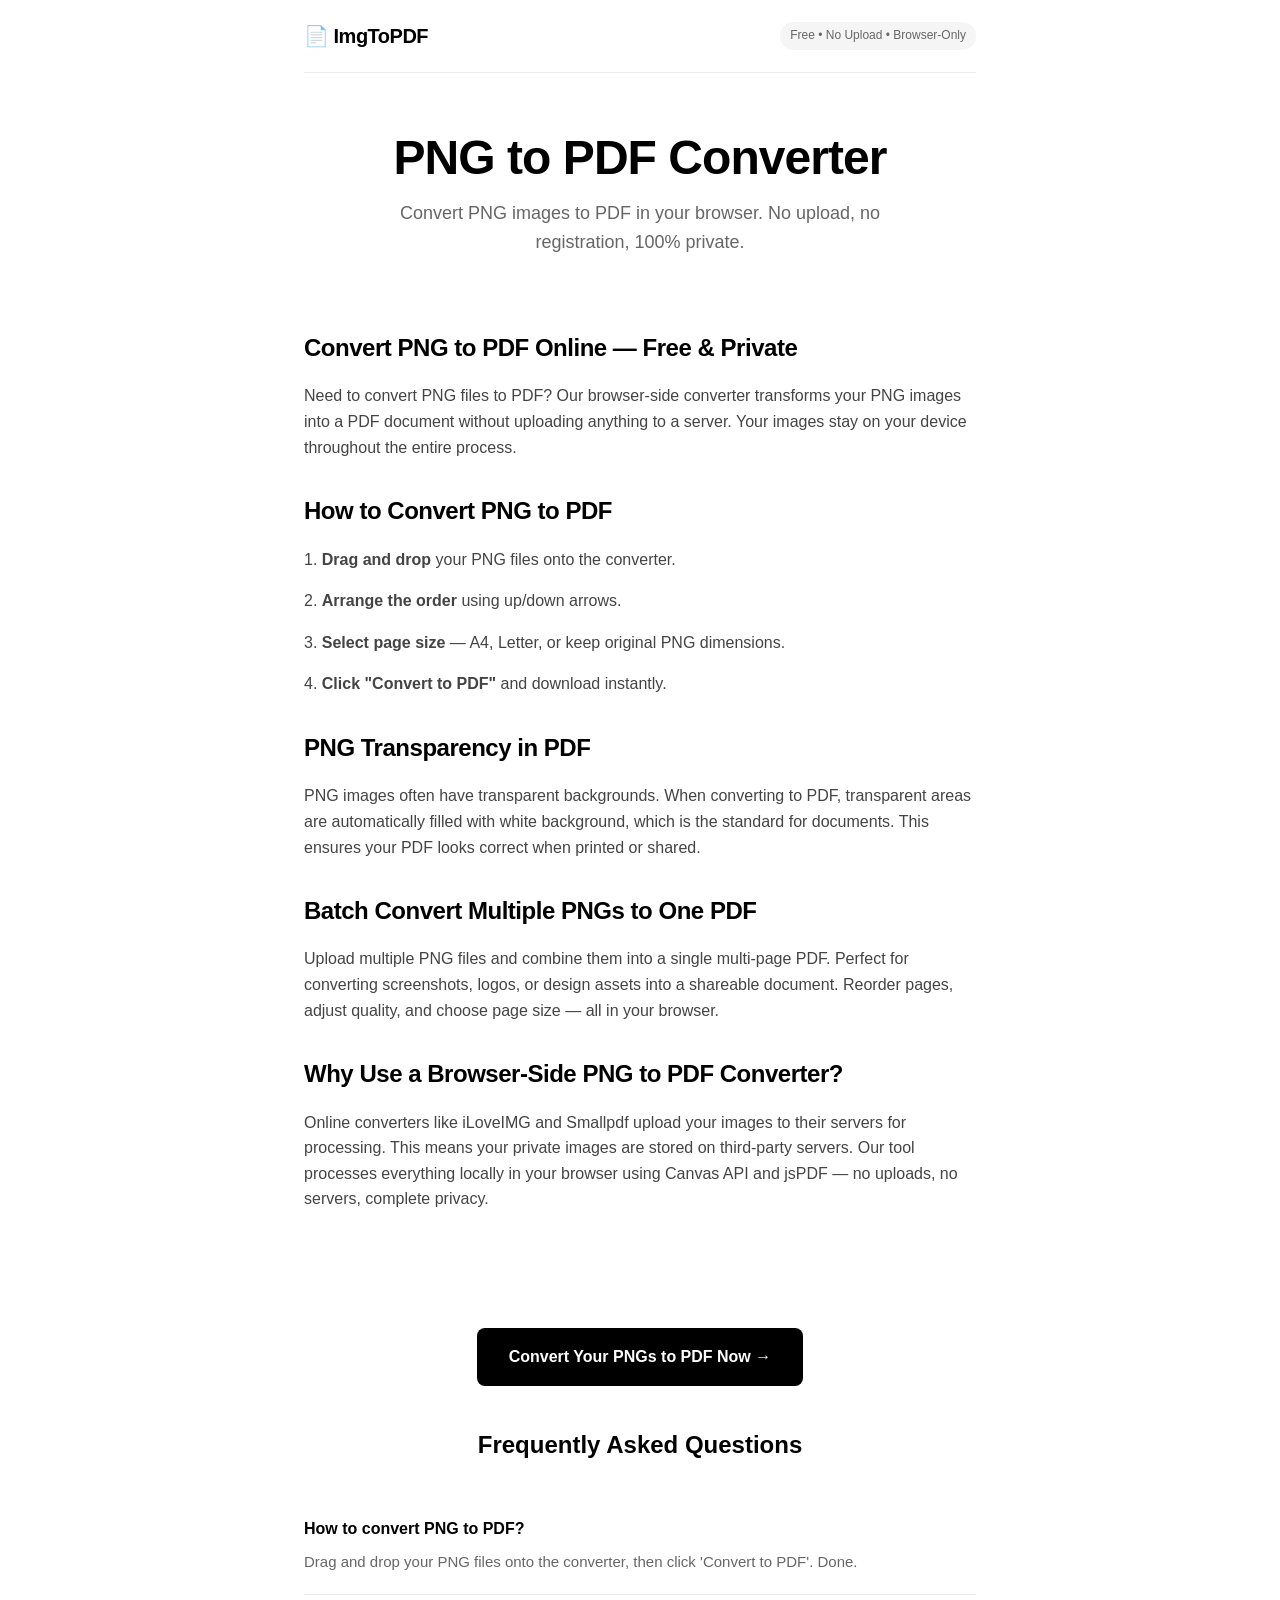
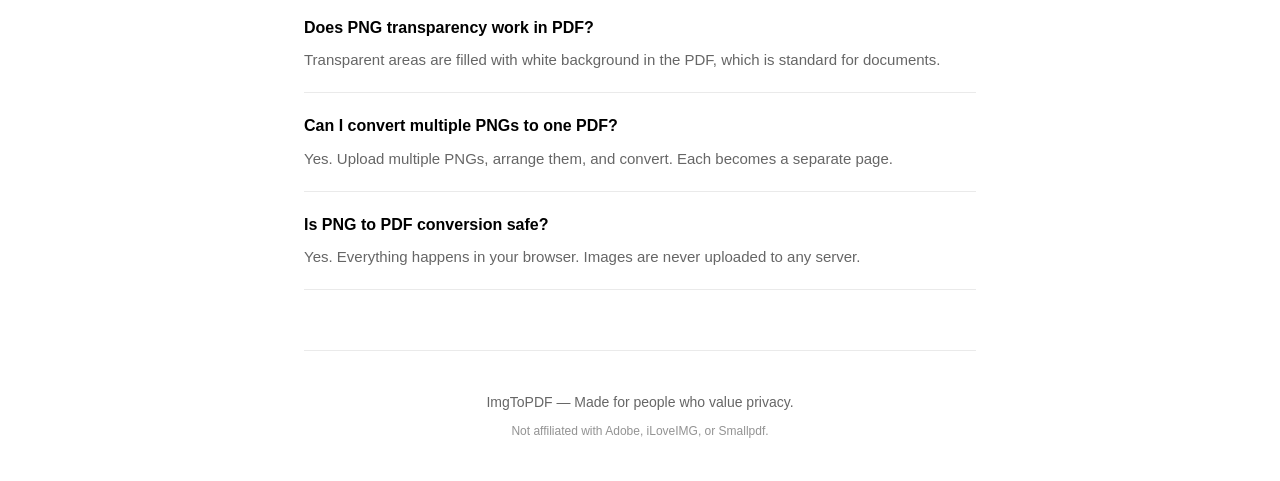
<file: png-to-pdf.html>
<!DOCTYPE html>
<html lang="en">
<head>
    <meta charset="UTF-8">
    <meta name="viewport" content="width=device-width, initial-scale=1.0">
    <title>PNG to PDF — Convert PNG to PDF Online Free (No Upload)</title>
    <meta name="description" content="Convert PNG to PDF online for free. 100% browser-side — your images never leave your device. Batch convert multiple PNGs into one PDF with transparent background support.">
    <link rel="icon" href="data:image/svg+xml,%3Csvg xmlns='http://www.w3.org/2000/svg' viewBox='0 0 100 100'%3E%3Ctext y='.9em' font-size='90'%3E📄%3C/text%3E%3C/svg%3E">
    <link rel="canonical" href="https://imgtopdf.app/png-to-pdf">
    <meta property="og:title" content="PNG to PDF — Convert PNG to PDF Online Free">
    <meta property="og:description" content="Convert PNG to PDF online. 100% browser-side, no upload, transparent background support.">
    <script type="application/ld+json">
    {
        "@context": "https://schema.org",
        "@type": "FAQPage",
        "mainEntity": [
            {
                "@type": "Question",
                "name": "How to convert PNG to PDF?",
                "acceptedAnswer": { "@type": "Answer", "text": "Drag and drop your PNG files onto the converter, then click 'Convert to PDF'. The PDF is generated in your browser — no upload required." }
            },
            {
                "@type": "Question",
                "name": "Does PNG transparency work in PDF?",
                "acceptedAnswer": { "@type": "Answer", "text": "PNG images with transparent backgrounds are automatically placed on a white background in the PDF, which is standard for document sharing." }
            },
            {
                "@type": "Question",
                "name": "Can I convert multiple PNGs to one PDF?",
                "acceptedAnswer": { "@type": "Answer", "text": "Yes. Upload multiple PNG files, arrange them in order, and convert. Each PNG becomes a separate page in the PDF." }
            },
            {
                "@type": "Question",
                "name": "Is PNG to PDF conversion safe?",
                "acceptedAnswer": { "@type": "Answer", "text": "Yes. Everything happens in your browser. Your PNG images are never uploaded to any server — complete privacy guaranteed." }
            }
        ]
    }
    </script>
    <script type="application/ld+json">
    {
        "@context": "https://schema.org",
        "@type": "HowTo",
        "name": "Convert PNG to PDF",
        "step": [
            { "@type": "HowToStep", "name": "Upload PNG files", "text": "Drag and drop your PNG files or click to select them." },
            { "@type": "HowToStep", "name": "Arrange order", "text": "Reorder images using up/down arrows. Each image becomes a page." },
            { "@type": "HowToStep", "name": "Choose settings", "text": "Select page size, orientation, margin, and quality." },
            { "@type": "HowToStep", "name": "Convert and download", "text": "Click 'Convert to PDF'. Download instantly." }
        ]
    }
    </script>
    <style>
        *{margin:0;padding:0;box-sizing:border-box}
        body{font-family:'Geist','Inter',-apple-system,BlinkMacSystemFont,sans-serif;background:#fff;color:#000;line-height:1.6;-webkit-font-smoothing:antialiased}
        .container{max-width:720px;margin:0 auto;padding:0 24px}
        .header{display:flex;align-items:center;justify-content:space-between;padding:20px 0;border-bottom:1px solid #eaeaea}
        .logo{font-size:20px;font-weight:600;letter-spacing:-0.5px}
        .badge{font-size:12px;color:#666;background:#f5f5f5;padding:4px 10px;border-radius:20px;font-weight:500}
        .hero{text-align:center;padding:60px 0 40px}
        .hero h1{font-size:clamp(2rem,5vw,3rem);font-weight:700;line-height:1.05;letter-spacing:-0.02em;margin-bottom:16px}
        .hero p{font-size:18px;color:#666;max-width:500px;margin:0 auto}
        .content{padding:0 0 60px}
        .content h2{font-size:24px;font-weight:700;letter-spacing:-0.02em;margin:32px 0 16px}
        .content p{font-size:16px;color:#444;margin-bottom:16px}
        .cta{text-align:center;padding:40px 0}
        .cta a{display:inline-block;padding:16px 32px;background:#000;color:#fff;text-decoration:none;border-radius:8px;font-size:16px;font-weight:600;transition:all 0.2s;-webkit-tap-highlight-color:transparent}
        .cta a:hover{transform:translateY(-1px);box-shadow:0 4px 16px rgba(0,0,0,0.12)}
        .cta a:active{transform:scale(0.97);transition:transform 0.1s ease-out}
        .faq{margin-bottom:60px}
        .faq h2{font-size:24px;font-weight:700;text-align:center;margin-bottom:32px}
        .faq-item{border-bottom:1px solid #eaeaea;padding:20px 0}
        .faq-item h3{font-size:16px;font-weight:600;margin-bottom:8px}
        .faq-item p{font-size:15px;color:#666}
        .footer{text-align:center;padding:40px 0;border-top:1px solid #eaeaea;color:#666;font-size:14px}
        @media(max-width:640px){.container{padding:0 16px}.hero h1{font-size:28px}.hero p{font-size:16px}}
    </style>
</head>
<body>
    <div class="container">
        <header class="header">
            <div class="logo">📄 ImgToPDF</div>
            <div class="badge">Free • No Upload • Browser-Only</div>
        </header>

        <section class="hero">
            <h1>PNG to PDF Converter</h1>
            <p>Convert PNG images to PDF in your browser. No upload, no registration, 100% private.</p>
        </section>

        <section class="content">
            <h2>Convert PNG to PDF Online — Free & Private</h2>
            <p>Need to convert PNG files to PDF? Our browser-side converter transforms your PNG images into a PDF document without uploading anything to a server. Your images stay on your device throughout the entire process.</p>

            <h2>How to Convert PNG to PDF</h2>
            <p>1. <strong>Drag and drop</strong> your PNG files onto the converter.</p>
            <p>2. <strong>Arrange the order</strong> using up/down arrows.</p>
            <p>3. <strong>Select page size</strong> — A4, Letter, or keep original PNG dimensions.</p>
            <p>4. <strong>Click "Convert to PDF"</strong> and download instantly.</p>

            <h2>PNG Transparency in PDF</h2>
            <p>PNG images often have transparent backgrounds. When converting to PDF, transparent areas are automatically filled with white background, which is the standard for documents. This ensures your PDF looks correct when printed or shared.</p>

            <h2>Batch Convert Multiple PNGs to One PDF</h2>
            <p>Upload multiple PNG files and combine them into a single multi-page PDF. Perfect for converting screenshots, logos, or design assets into a shareable document. Reorder pages, adjust quality, and choose page size — all in your browser.</p>

            <h2>Why Use a Browser-Side PNG to PDF Converter?</h2>
            <p>Online converters like iLoveIMG and Smallpdf upload your images to their servers for processing. This means your private images are stored on third-party servers. Our tool processes everything locally in your browser using Canvas API and jsPDF — no uploads, no servers, complete privacy.</p>
        </section>

        <div class="cta">
            <a href="https://imgtopdf.app/">Convert Your PNGs to PDF Now →</a>
        </div>

        <section class="faq">
            <h2>Frequently Asked Questions</h2>
            <div class="faq-item">
                <h3>How to convert PNG to PDF?</h3>
                <p>Drag and drop your PNG files onto the converter, then click 'Convert to PDF'. Done.</p>
            </div>
            <div class="faq-item">
                <h3>Does PNG transparency work in PDF?</h3>
                <p>Transparent areas are filled with white background in the PDF, which is standard for documents.</p>
            </div>
            <div class="faq-item">
                <h3>Can I convert multiple PNGs to one PDF?</h3>
                <p>Yes. Upload multiple PNGs, arrange them, and convert. Each becomes a separate page.</p>
            </div>
            <div class="faq-item">
                <h3>Is PNG to PDF conversion safe?</h3>
                <p>Yes. Everything happens in your browser. Images are never uploaded to any server.</p>
            </div>
        </section>

        <footer class="footer">
            <p>ImgToPDF — Made for people who value privacy.</p>
            <p style="font-size:12px;margin-top:8px;opacity:0.7">Not affiliated with Adobe, iLoveIMG, or Smallpdf.</p>
        </footer>
    </div>
</body>
</html>
</file>
